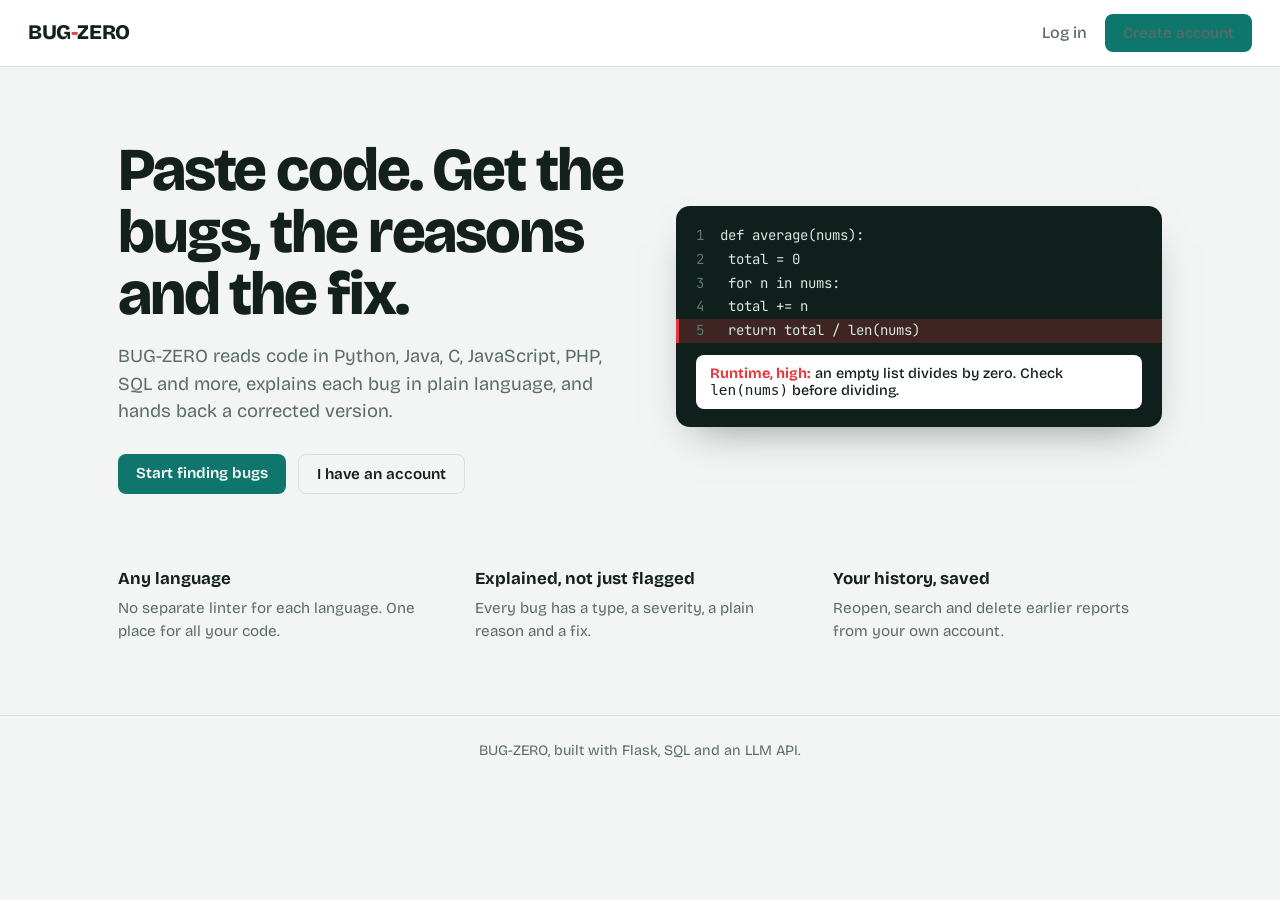
<file: frontend/index.html>
<!DOCTYPE html>
<html lang="en"><head><meta charset="utf-8"><meta name="viewport" content="width=device-width,initial-scale=1">
<title>BUG-ZERO: find bugs in any language</title><link rel="preconnect" href="https://fonts.googleapis.com"><link rel="stylesheet" href="https://fonts.googleapis.com/css2?family=Bricolage+Grotesque:wght@400;500;600;800&family=JetBrains+Mono:wght@400&display=swap">
<link rel="icon" href="assets/logo.svg" type="image/svg+xml"><link rel="stylesheet" href="css/style.css"></head>
<body>
<nav class="nav"><a class="logo" href="index.html">BUG<b>-</b>ZERO</a>
  <div class="nav-links"><a href="login.html">Log in</a><a class="btn" href="register.html">Create account</a></div></nav>
<main>
<section class="hero">
  <div>
    <h1>Paste code. Get the bugs, the reasons and the fix.</h1>
    <p>BUG-ZERO reads code in Python, Java, C, JavaScript, PHP, SQL and more, explains each bug in plain language, and hands back a corrected version.</p>
    <div class="actions"><a class="btn" href="register.html">Start finding bugs</a><a class="btn ghost" href="login.html">I have an account</a></div>
  </div>
  <div class="demo" aria-label="Example bug report">
    <span class="ln"><i>1</i>def average(nums):</span>
    <span class="ln"><i>2</i>    total = 0</span>
    <span class="ln"><i>3</i>    for n in nums:</span>
    <span class="ln"><i>4</i>        total += n</span>
    <span class="ln hit"><i>5</i>    return total / len(nums)</span>
    <div class="tip"><strong>Runtime, high:</strong> an empty list divides by zero. Check <code>len(nums)</code> before dividing.</div>
  </div>
</section>
<section class="features">
  <div><h3>Any language</h3><p>No separate linter for each language. One place for all your code.</p></div>
  <div><h3>Explained, not just flagged</h3><p>Every bug has a type, a severity, a plain reason and a fix.</p></div>
  <div><h3>Your history, saved</h3><p>Reopen, search and delete earlier reports from your own account.</p></div>
</section>
</main>
<footer>BUG-ZERO, built with Flask, SQL and an LLM API.</footer>
</body></html>
</file>
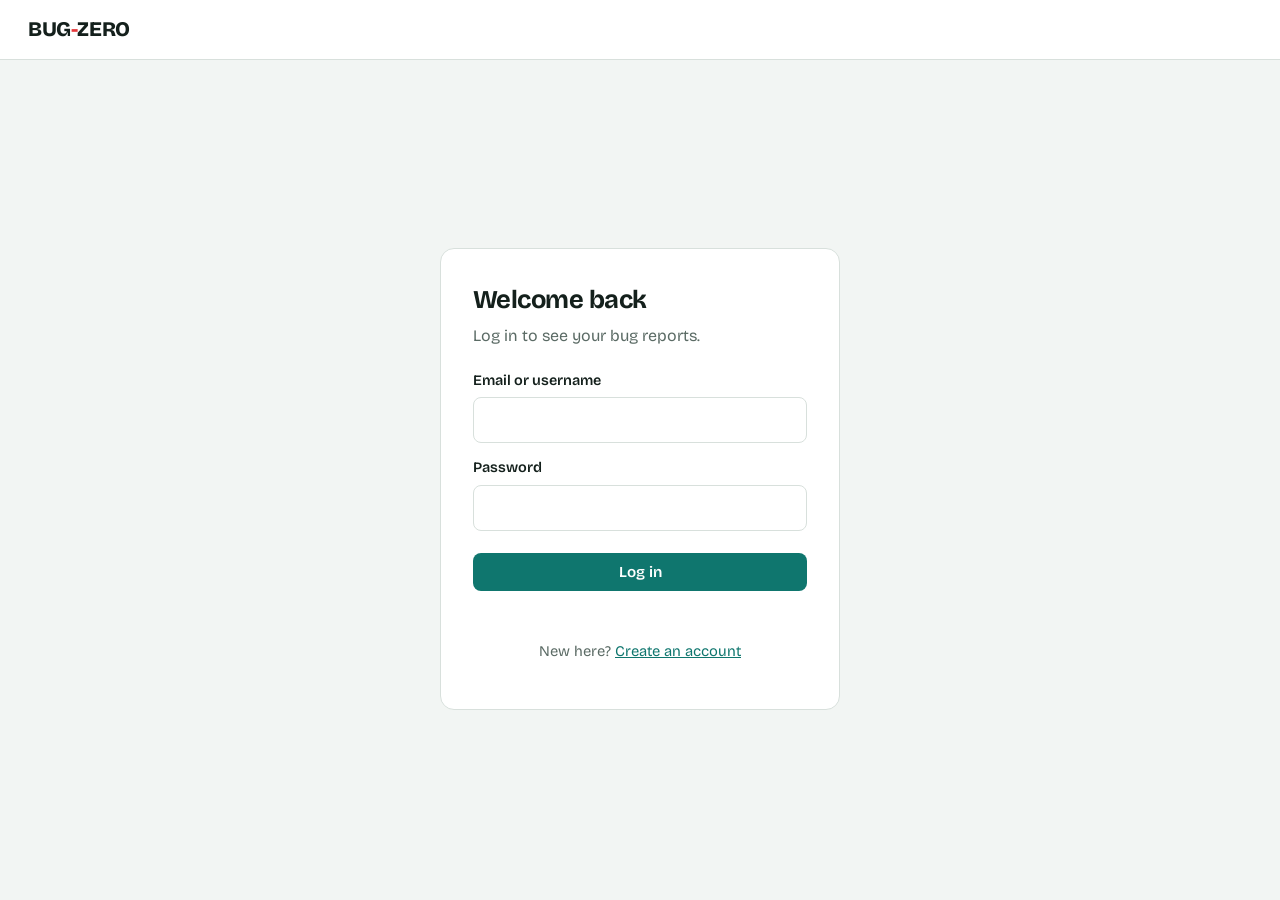
<file: frontend/login.html>
<!DOCTYPE html>
<html lang="en"><head><meta charset="utf-8"><meta name="viewport" content="width=device-width,initial-scale=1">
<title>Log in | BUG-ZERO</title><link rel="preconnect" href="https://fonts.googleapis.com"><link rel="stylesheet" href="https://fonts.googleapis.com/css2?family=Bricolage+Grotesque:wght@400;500;600;800&family=JetBrains+Mono:wght@400&display=swap">
<link rel="icon" href="assets/logo.svg" type="image/svg+xml"><link rel="stylesheet" href="css/style.css"></head>
<body>
<nav class="nav"><a class="logo" href="index.html">BUG<b>-</b>ZERO</a></nav>
<main class="auth-wrap"><div class="auth-card">
  <h1>Welcome back</h1><p class="sub">Log in to see your bug reports.</p>
  <form id="auth-form" data-mode="login" novalidate>
    <label for="identifier">Email or username</label><input id="identifier" name="identifier" type="text" autocomplete="username" required>
    <label for="password">Password</label><input id="password" name="password" type="password" autocomplete="current-password" required>
    <button class="btn" type="submit">Log in</button>
    <div class="msg" id="msg" role="alert"></div>
  </form>
  <p class="alt">New here? <a href="register.html">Create an account</a></p>
</div></main>
<script src="js/api.js"></script><script src="js/auth.js"></script>
</body></html>
</file>
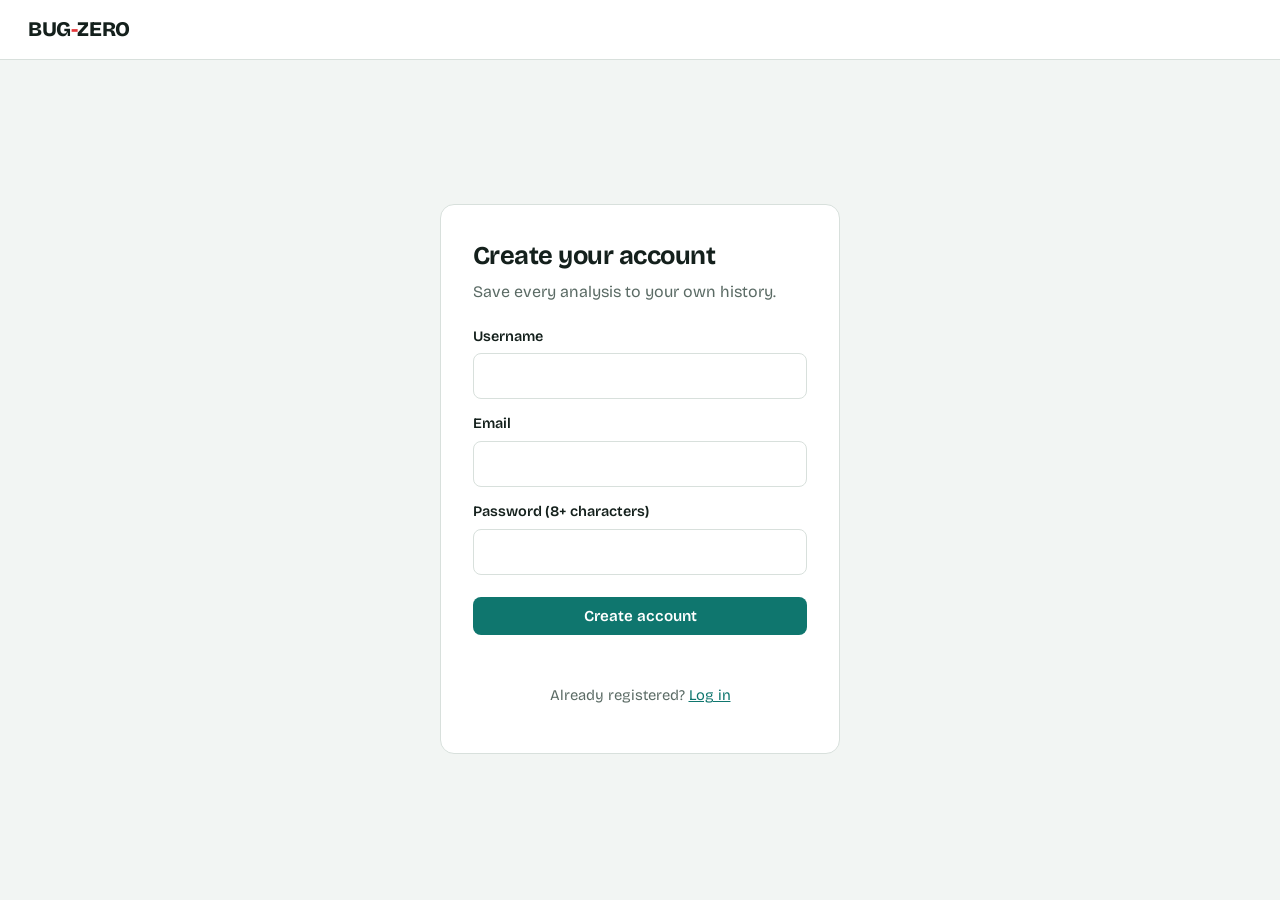
<file: frontend/register.html>
<!DOCTYPE html>
<html lang="en"><head><meta charset="utf-8"><meta name="viewport" content="width=device-width,initial-scale=1">
<title>Create account | BUG-ZERO</title><link rel="preconnect" href="https://fonts.googleapis.com"><link rel="stylesheet" href="https://fonts.googleapis.com/css2?family=Bricolage+Grotesque:wght@400;500;600;800&family=JetBrains+Mono:wght@400&display=swap">
<link rel="icon" href="assets/logo.svg" type="image/svg+xml"><link rel="stylesheet" href="css/style.css"></head>
<body>
<nav class="nav"><a class="logo" href="index.html">BUG<b>-</b>ZERO</a></nav>
<main class="auth-wrap"><div class="auth-card">
  <h1>Create your account</h1><p class="sub">Save every analysis to your own history.</p>
  <form id="auth-form" data-mode="register" novalidate>
    <label for="username">Username</label><input id="username" name="username" type="text" autocomplete="username" required minlength="3">
    <label for="email">Email</label><input id="email" name="email" type="email" autocomplete="email" required>
    <label for="password">Password (8+ characters)</label><input id="password" name="password" type="password" autocomplete="new-password" required minlength="8">
    <button class="btn" type="submit">Create account</button>
    <div class="msg" id="msg" role="alert"></div>
  </form>
  <p class="alt">Already registered? <a href="login.html">Log in</a></p>
</div></main>
<script src="js/api.js"></script><script src="js/auth.js"></script>
</body></html>
</file>
<file: frontend/css/style.css>
:root{
  --paper:#f2f5f3; --card:#ffffff; --ink:#14201c; --muted:#5b6b65; --line:#d8e0dc;
  --brand:#0f766e; --brand-dark:#0b5a54; --bug:#e5383b; --bug-soft:#fde8e8;
  --low:#2f7d4f; --medium:#b7791f; --high:#d9480f; --critical:#c1121f;
  --font:"Bricolage Grotesque",system-ui,-apple-system,"Segoe UI",sans-serif;
  --mono:"JetBrains Mono",ui-monospace,Menlo,Consolas,monospace;
}
*{box-sizing:border-box}
html{scroll-behavior:smooth}
body{margin:0;font-family:var(--font);background:var(--paper);color:var(--ink);line-height:1.5;font-size:16px}
a{color:var(--brand)}
:focus-visible{outline:3px solid var(--brand);outline-offset:2px}
@media (prefers-reduced-motion:reduce){*{animation:none!important;transition:none!important}}

.nav{display:flex;align-items:center;justify-content:space-between;padding:14px 28px;background:var(--card);border-bottom:1px solid var(--line)}
.logo{font-weight:800;font-size:1.3rem;letter-spacing:-.02em;text-decoration:none;color:var(--ink)}
.logo b{color:var(--bug)}
.nav-links{display:flex;gap:18px;align-items:center}
.nav-links a{text-decoration:none;color:var(--muted);font-weight:500}
.nav-links a.active,.nav-links a:hover{color:var(--ink)}

.btn{display:inline-block;border:0;border-radius:8px;padding:10px 18px;font:600 .95rem var(--font);cursor:pointer;background:var(--brand);color:#fff;text-decoration:none;transition:background .15s}
.btn:hover{background:var(--brand-dark)}
.btn:disabled{opacity:.6;cursor:wait}
.btn.ghost{background:transparent;color:var(--ink);border:1px solid var(--line)}
.btn.ghost:hover{background:var(--paper)}
.btn.danger{background:transparent;color:var(--bug);border:1px solid #f1b9ba}
.btn.danger:hover{background:var(--bug-soft)}

/* landing */
.hero{display:grid;grid-template-columns:1.05fr 1fr;gap:48px;align-items:center;max-width:1100px;margin:0 auto;padding:72px 28px}
.hero h1{font-size:clamp(2.4rem,5vw,3.8rem);line-height:1.02;letter-spacing:-.035em;margin:0 0 18px;font-weight:800}
.hero p{color:var(--muted);font-size:1.15rem;max-width:34em;margin:0 0 28px}
.hero .actions{display:flex;gap:12px;flex-wrap:wrap}
.demo{background:#0f1f1b;color:#d9e8e2;border-radius:14px;padding:18px 0;font:14px/1.7 var(--mono);box-shadow:0 18px 40px -20px rgba(15,31,27,.5)}
.demo .ln{display:block;padding:0 20px}
.demo .ln i{color:#5d7a70;font-style:normal;margin-right:16px;user-select:none}
.demo .hit{background:rgba(229,56,59,.22);border-left:3px solid var(--bug);padding-left:17px}
.demo .tip{margin:12px 20px 0;background:#fff;color:var(--ink);border-radius:8px;padding:10px 14px;font:500 .9rem var(--font)}
.demo .tip strong{color:var(--bug)}
.features{max-width:1100px;margin:0 auto;padding:0 28px 72px;display:grid;grid-template-columns:repeat(3,1fr);gap:28px}
.features h3{margin:0 0 6px;font-size:1.05rem}
.features p{margin:0;color:var(--muted);font-size:.95rem}
footer{text-align:center;color:var(--muted);padding:24px;font-size:.9rem;border-top:1px solid var(--line)}

/* auth */
.auth-wrap{min-height:calc(100vh - 62px);display:grid;place-items:center;padding:24px}
.auth-card{width:100%;max-width:400px;background:var(--card);border:1px solid var(--line);border-radius:14px;padding:32px}
.auth-card h1{margin:0 0 4px;font-size:1.6rem;letter-spacing:-.02em}
.auth-card .sub{margin:0 0 22px;color:var(--muted)}
label{display:block;font-weight:600;font-size:.9rem;margin:14px 0 6px}
input[type=text],input[type=email],input[type=password],input[type=search],select{width:100%;padding:10px 12px;border:1px solid var(--line);border-radius:8px;font:inherit;background:#fff;color:var(--ink)}
.auth-card .btn{width:100%;margin-top:22px}
.msg{margin-top:14px;font-size:.92rem;color:var(--bug);min-height:1.2em}
.alt{margin-top:18px;text-align:center;color:var(--muted);font-size:.92rem}
</file>
